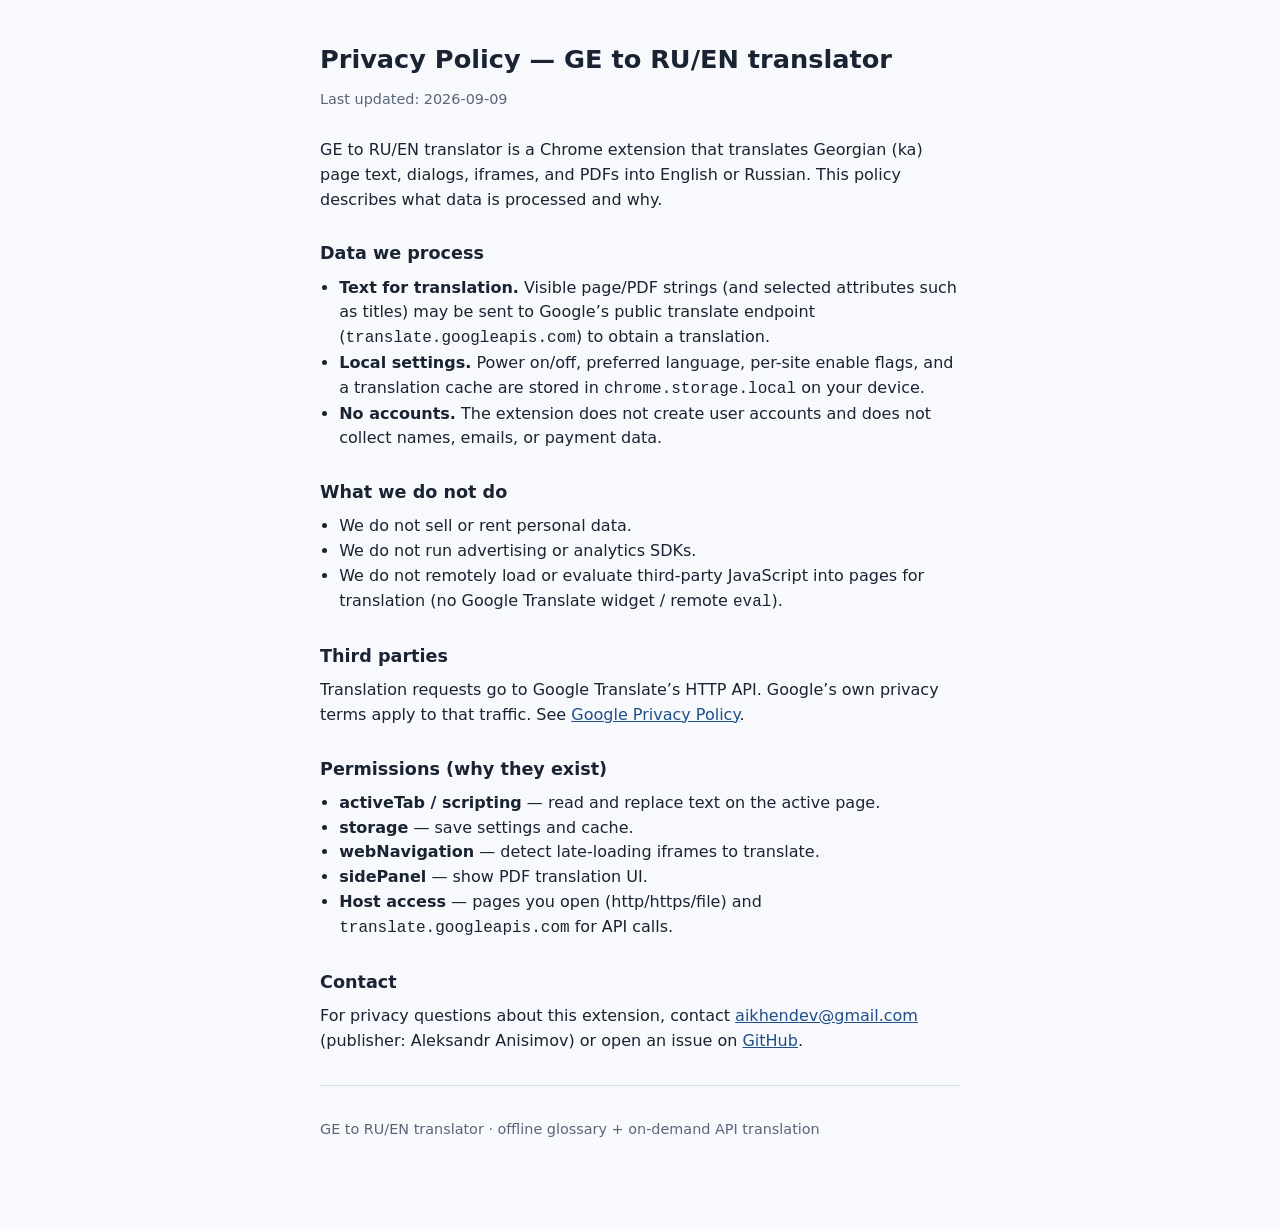
<file: index.html>
<!DOCTYPE html>
<html lang="en">
  <head>
    <meta charset="UTF-8" />
    <meta http-equiv="refresh" content="0; url=privacy.html" />
    <meta name="viewport" content="width=device-width, initial-scale=1" />
    <title>GE to RU/EN translator</title>
    <link rel="canonical" href="privacy.html" />
  </head>
  <body>
    <p>
      <a href="privacy.html">Privacy Policy — GE to RU/EN translator</a>
    </p>
  </body>
</html>
</file>
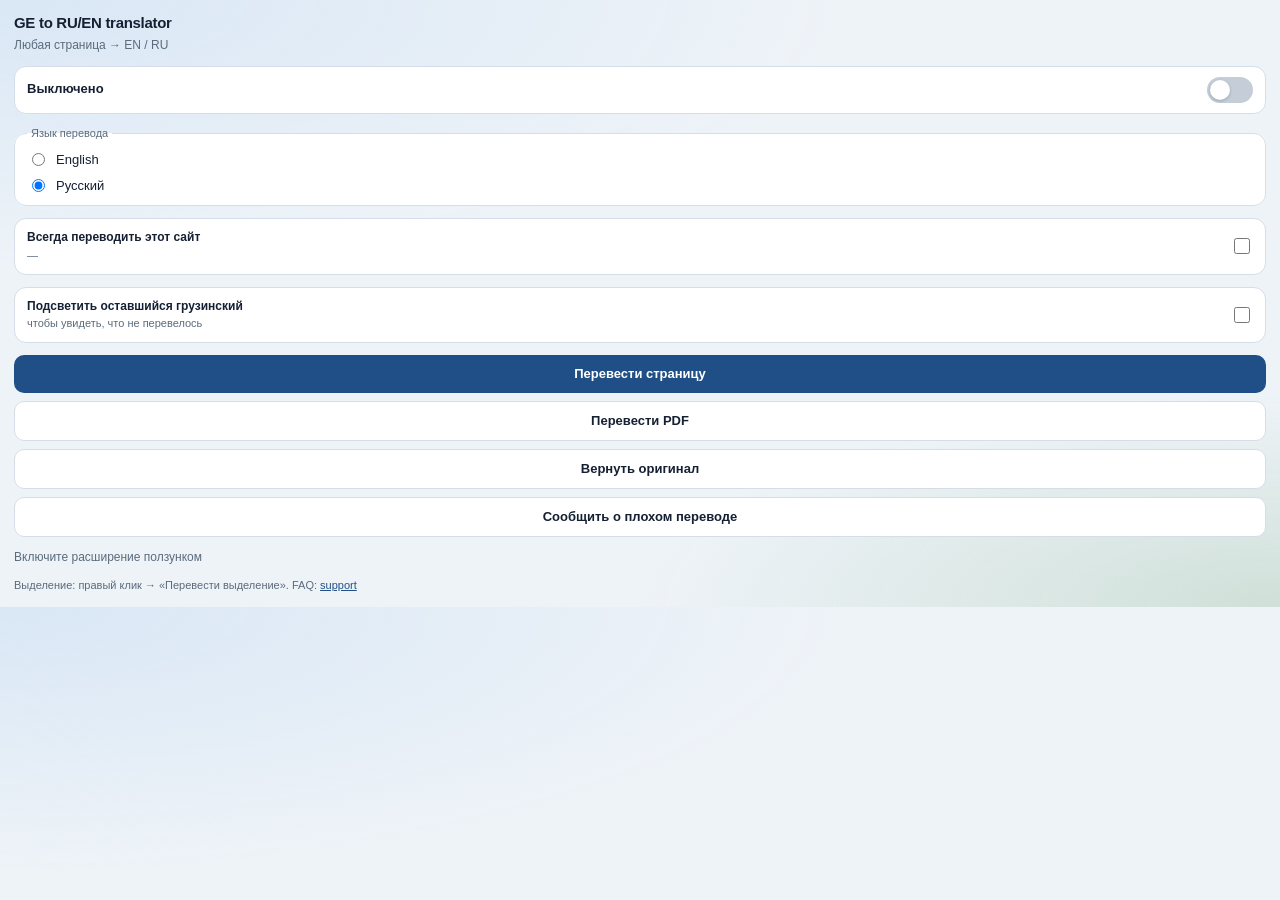
<file: popup.html>
<!DOCTYPE html>
<html lang="ru">
  <head>
    <meta charset="UTF-8" />
    <meta name="viewport" content="width=device-width, initial-scale=1" />
    <title>GE to RU/EN translator</title>
    <link rel="stylesheet" href="popup.css" />
  </head>
  <body>
    <main>
      <header>
        <div class="brand">GE to RU/EN translator</div>
        <p class="sub">Любая страница → EN / RU</p>
      </header>

      <label class="power" for="power">
        <span class="power-text">
          <strong id="power-label">Выключено</strong>
        </span>
        <input id="power" type="checkbox" role="switch" />
        <span class="track" aria-hidden="true"><span class="knob"></span></span>
      </label>

      <fieldset class="lang" id="lang">
        <legend>Язык перевода</legend>
        <label class="lang-option">
          <input type="radio" name="targetLang" value="en" />
          <span>English</span>
        </label>
        <label class="lang-option">
          <input type="radio" name="targetLang" value="ru" checked />
          <span>Русский</span>
        </label>
      </fieldset>

      <label class="site-opt" id="site-wrap" for="always-site">
        <span class="site-text">
          <strong>Всегда переводить этот сайт</strong>
          <small id="site-host">—</small>
        </span>
        <input id="always-site" type="checkbox" />
      </label>

      <label class="site-opt" for="highlight-ge">
        <span class="site-text">
          <strong>Подсветить оставшийся грузинский</strong>
          <small>чтобы увидеть, что не перевелось</small>
        </span>
        <input id="highlight-ge" type="checkbox" />
      </label>

      <section class="actions" id="actions">
        <button id="translate" type="button">Перевести страницу</button>
        <button id="translate-pdf" type="button" class="secondary">Перевести PDF</button>
        <button id="restore" type="button" class="secondary">Вернуть оригинал</button>
        <button id="report" type="button" class="secondary">Сообщить о плохом переводе</button>
      </section>

      <p id="status" class="status" role="status">Включите расширение ползунком</p>
      <p class="hint">
        Выделение: правый клик → «Перевести выделение». FAQ:
        <a
          href="https://t87h8f6cgt-max.github.io/ge-to-ru-en-translator/support.html"
          target="_blank"
          rel="noopener noreferrer"
          >support</a
        >
      </p>
    </main>
    <script src="popup.js"></script>
  </body>
</html>
</file>
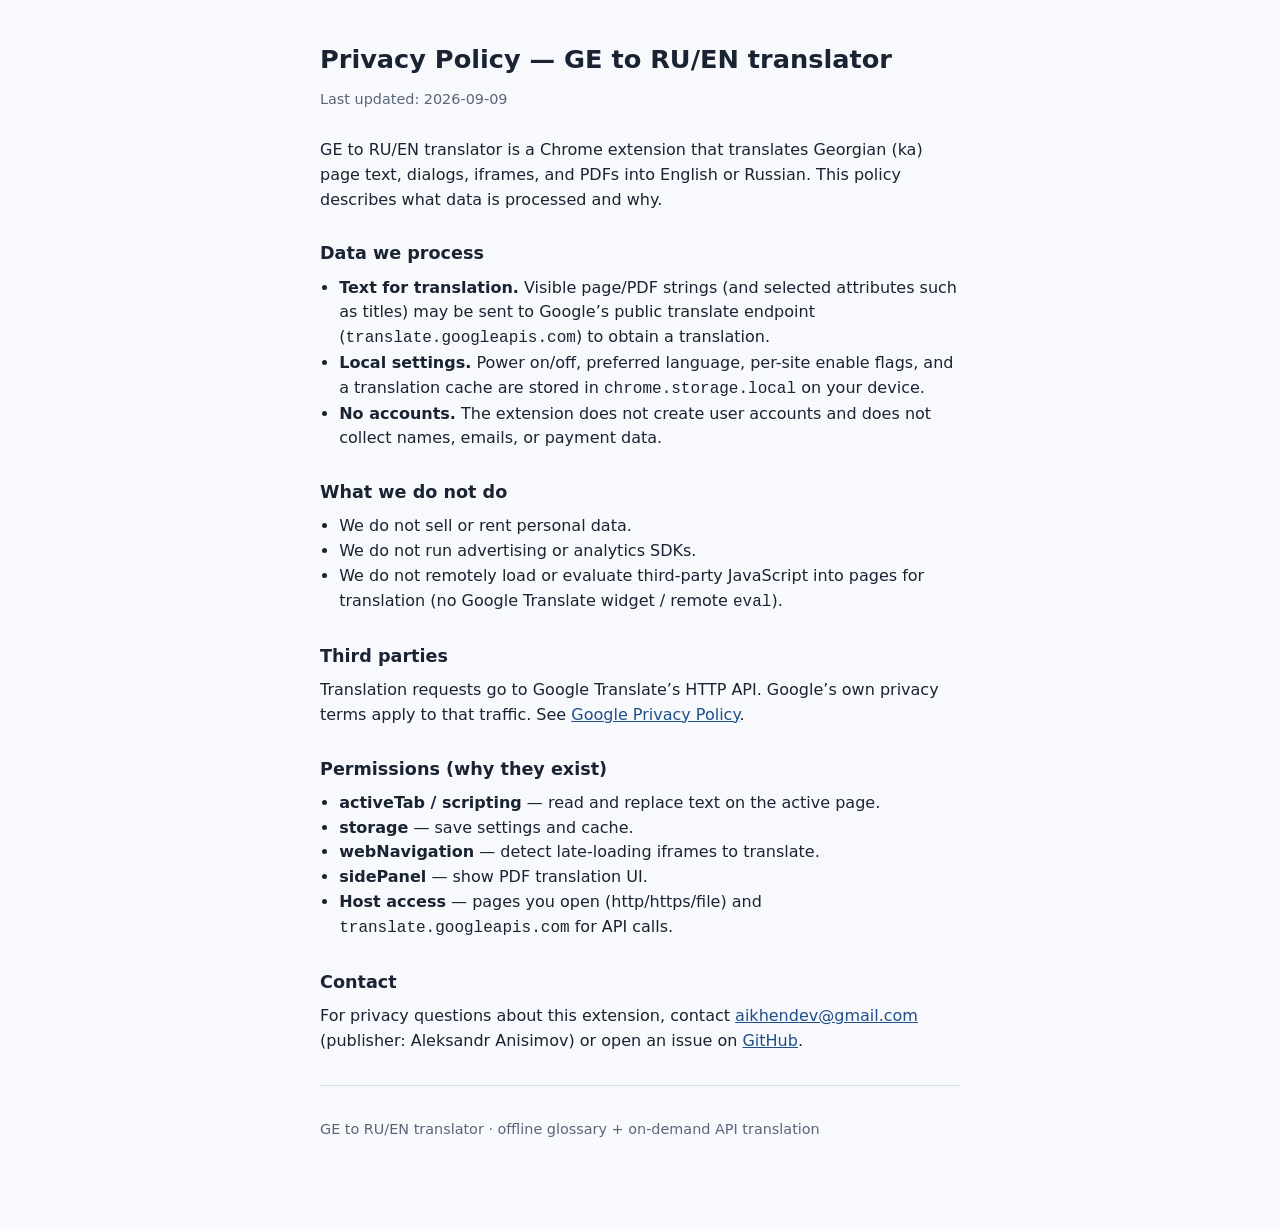
<file: privacy.html>
<!DOCTYPE html>
<html lang="ru">
  <head>
    <meta charset="UTF-8" />
    <meta name="viewport" content="width=device-width, initial-scale=1" />
    <title>GE to RU/EN translator — Privacy Policy</title>
    <style>
      :root {
        color-scheme: light;
        --ink: #1a2332;
        --muted: #5a6578;
        --line: #d8dee8;
        --bg: #f7f9fc;
      }
      body {
        margin: 0;
        font: 16px/1.55 system-ui, -apple-system, Segoe UI, sans-serif;
        color: var(--ink);
        background: var(--bg);
      }
      main {
        max-width: 40rem;
        margin: 0 auto;
        padding: 2.5rem 1.25rem 4rem;
      }
      h1 {
        font-size: 1.6rem;
        margin: 0 0 0.35rem;
      }
      .meta {
        color: var(--muted);
        font-size: 0.9rem;
        margin-bottom: 1.75rem;
      }
      h2 {
        font-size: 1.1rem;
        margin: 1.75rem 0 0.5rem;
      }
      p,
      ul {
        margin: 0.5rem 0;
      }
      ul {
        padding-left: 1.2rem;
      }
      a {
        color: #1f4f8a;
      }
      hr {
        border: 0;
        border-top: 1px solid var(--line);
        margin: 2rem 0;
      }
    </style>
  </head>
  <body>
    <main>
      <h1>Privacy Policy — GE to RU/EN translator</h1>
      <p class="meta">Last updated: 2026-09-09</p>

      <p>
        GE to RU/EN translator is a Chrome extension that translates Georgian (ka) page text,
        dialogs, iframes, and PDFs into English or Russian. This policy describes what
        data is processed and why.
      </p>

      <h2>Data we process</h2>
      <ul>
        <li>
          <strong>Text for translation.</strong> Visible page/PDF strings (and selected
          attributes such as titles) may be sent to Google’s public translate endpoint
          (<code>translate.googleapis.com</code>) to obtain a translation.
        </li>
        <li>
          <strong>Local settings.</strong> Power on/off, preferred language, per-site
          enable flags, and a translation cache are stored in
          <code>chrome.storage.local</code> on your device.
        </li>
        <li>
          <strong>No accounts.</strong> The extension does not create user accounts and
          does not collect names, emails, or payment data.
        </li>
      </ul>

      <h2>What we do not do</h2>
      <ul>
        <li>We do not sell or rent personal data.</li>
        <li>We do not run advertising or analytics SDKs.</li>
        <li>
          We do not remotely load or evaluate third-party JavaScript into pages for
          translation (no Google Translate widget / remote <code>eval</code>).
        </li>
      </ul>

      <h2>Third parties</h2>
      <p>
        Translation requests go to Google Translate’s HTTP API. Google’s own privacy
        terms apply to that traffic. See
        <a href="https://policies.google.com/privacy" rel="noopener noreferrer"
          >Google Privacy Policy</a
        >.
      </p>

      <h2>Permissions (why they exist)</h2>
      <ul>
        <li><strong>activeTab / scripting</strong> — read and replace text on the active page.</li>
        <li><strong>storage</strong> — save settings and cache.</li>
        <li><strong>webNavigation</strong> — detect late-loading iframes to translate.</li>
        <li><strong>sidePanel</strong> — show PDF translation UI.</li>
        <li>
          <strong>Host access</strong> — pages you open (http/https/file) and
          <code>translate.googleapis.com</code> for API calls.
        </li>
      </ul>

      <h2>Contact</h2>
      <p>
        For privacy questions about this extension, contact
        <a href="mailto:aikhendev@gmail.com">aikhendev@gmail.com</a>
        (publisher: Aleksandr Anisimov) or open an issue on
        <a href="https://github.com/t87h8f6cgt-max/ge-to-ru-en-translator/issues"
          >GitHub</a
        >.
      </p>

      <hr />
      <p class="meta">GE to RU/EN translator · offline glossary + on-demand API translation</p>
    </main>
  </body>
</html>
</file>
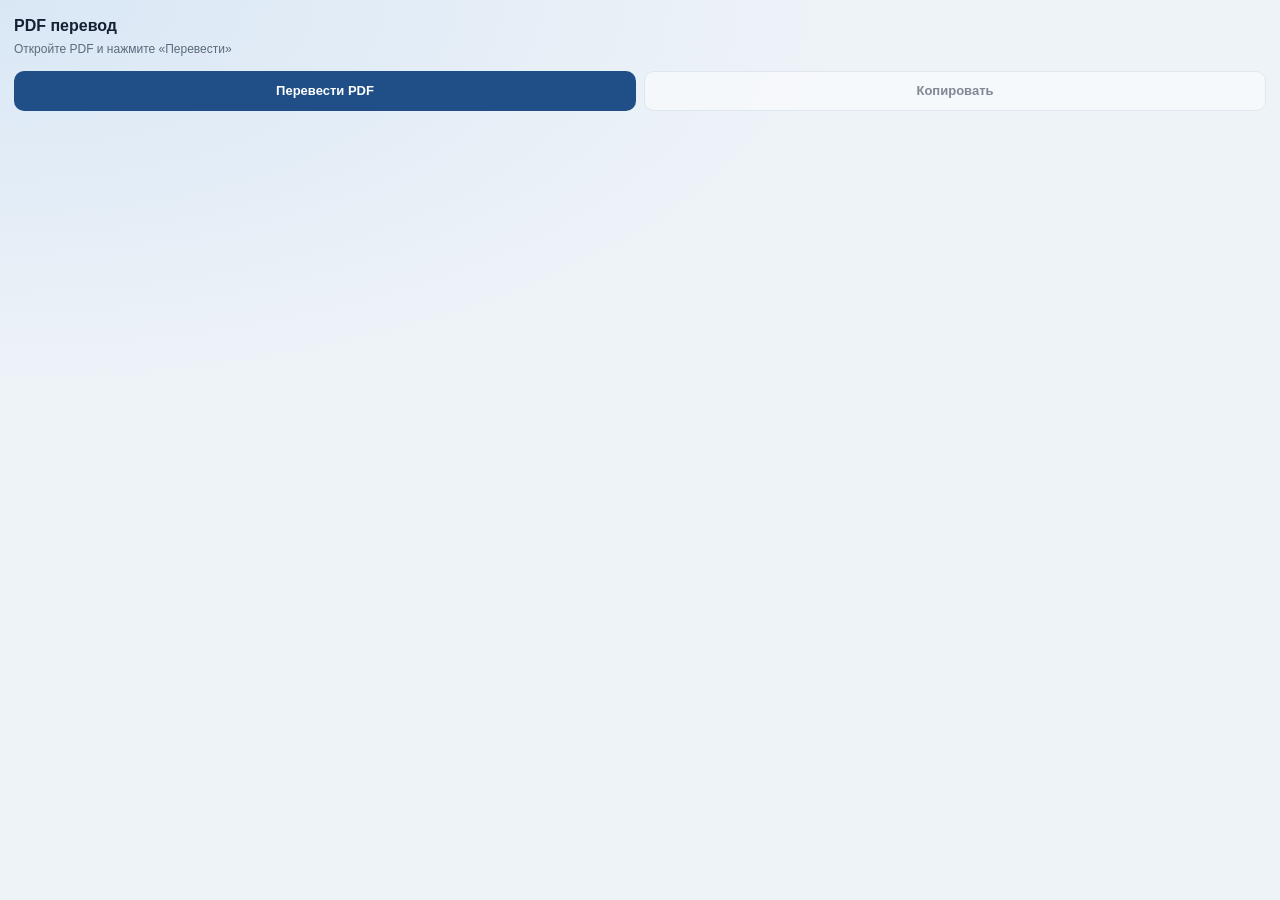
<file: sidepanel.html>
<!DOCTYPE html>
<html lang="ru">
  <head>
    <meta charset="UTF-8" />
    <meta name="viewport" content="width=device-width, initial-scale=1" />
    <title>PDF — GE to RU/EN translator</title>
    <link rel="stylesheet" href="sidepanel.css" />
  </head>
  <body>
    <header>
      <div class="brand">PDF перевод</div>
      <p id="meta" class="meta">Откройте PDF и нажмите «Перевести»</p>
    </header>

    <div class="toolbar">
      <button id="run" type="button">Перевести PDF</button>
      <button id="copy" type="button" class="secondary" disabled>Копировать</button>
    </div>

    <p id="status" class="status" role="status"></p>
    <article id="out" class="out" hidden></article>

    <script type="module" src="sidepanel.js"></script>
  </body>
</html>
</file>
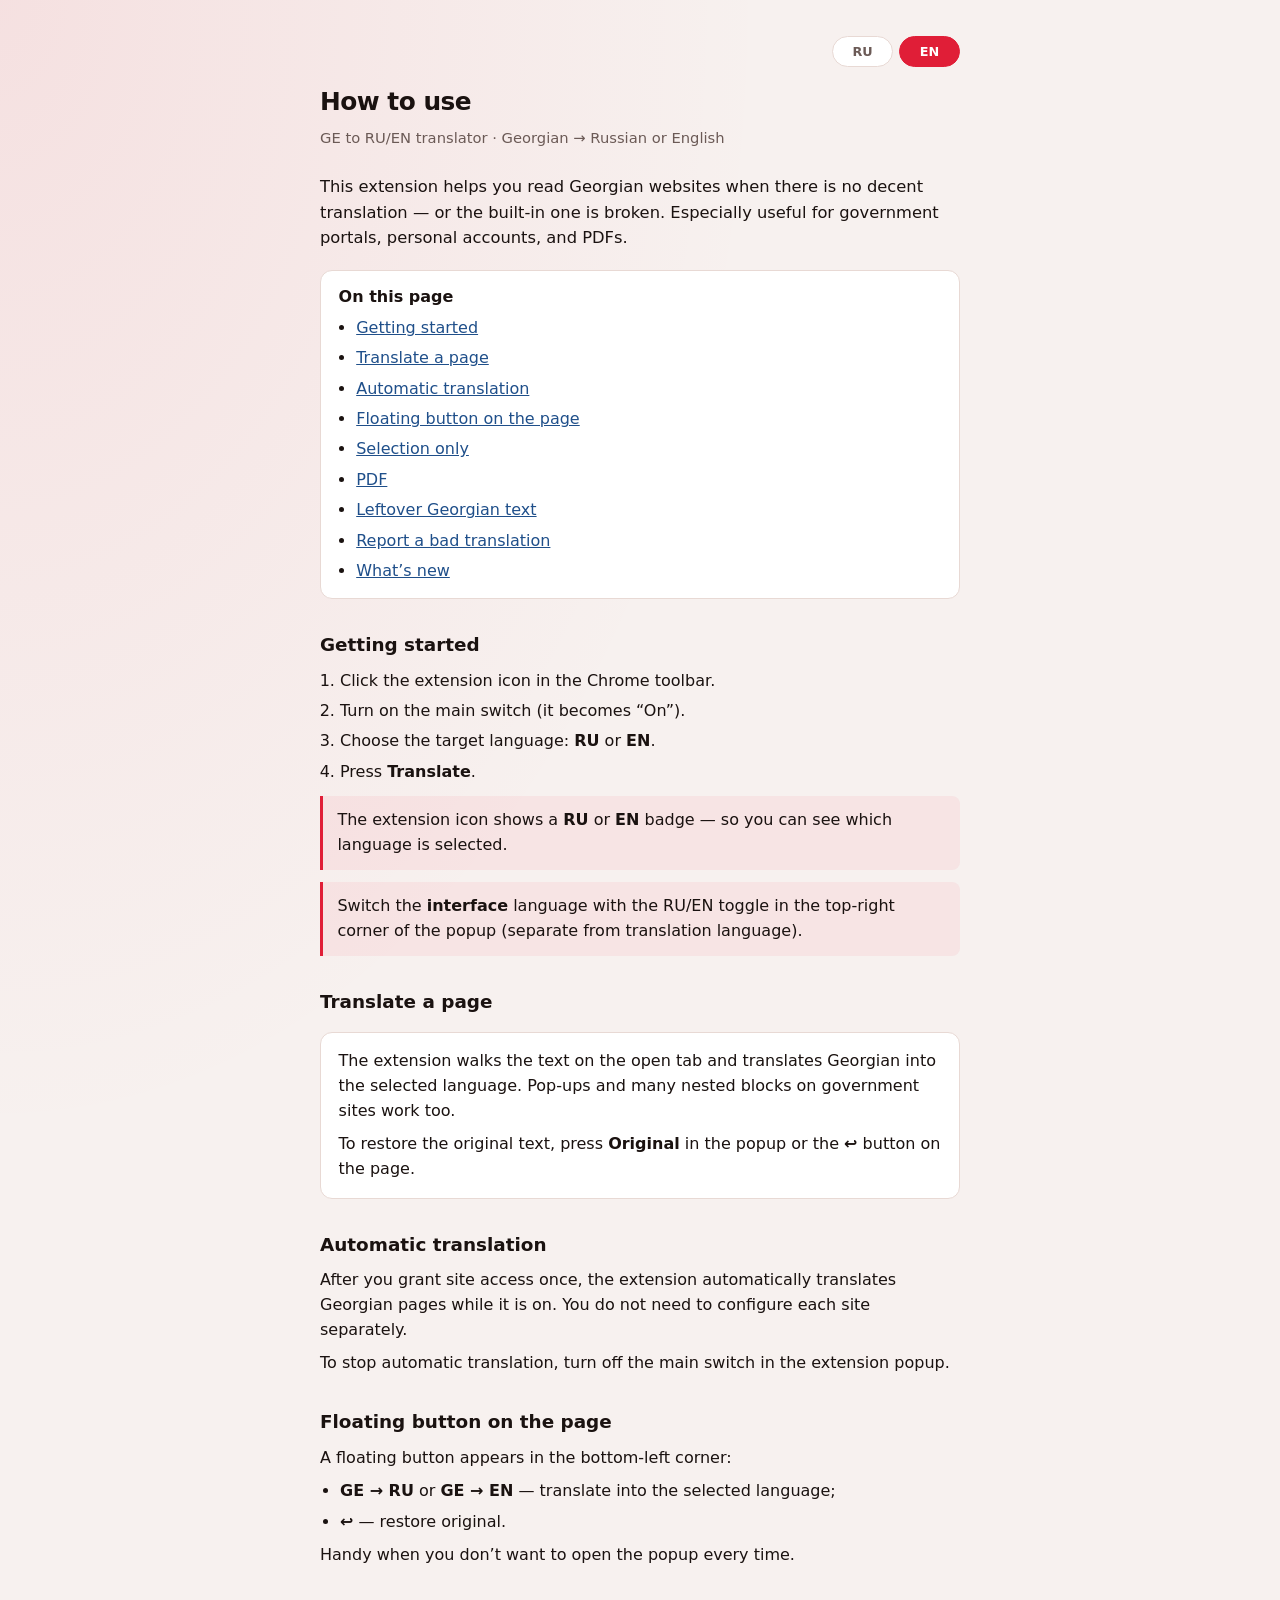
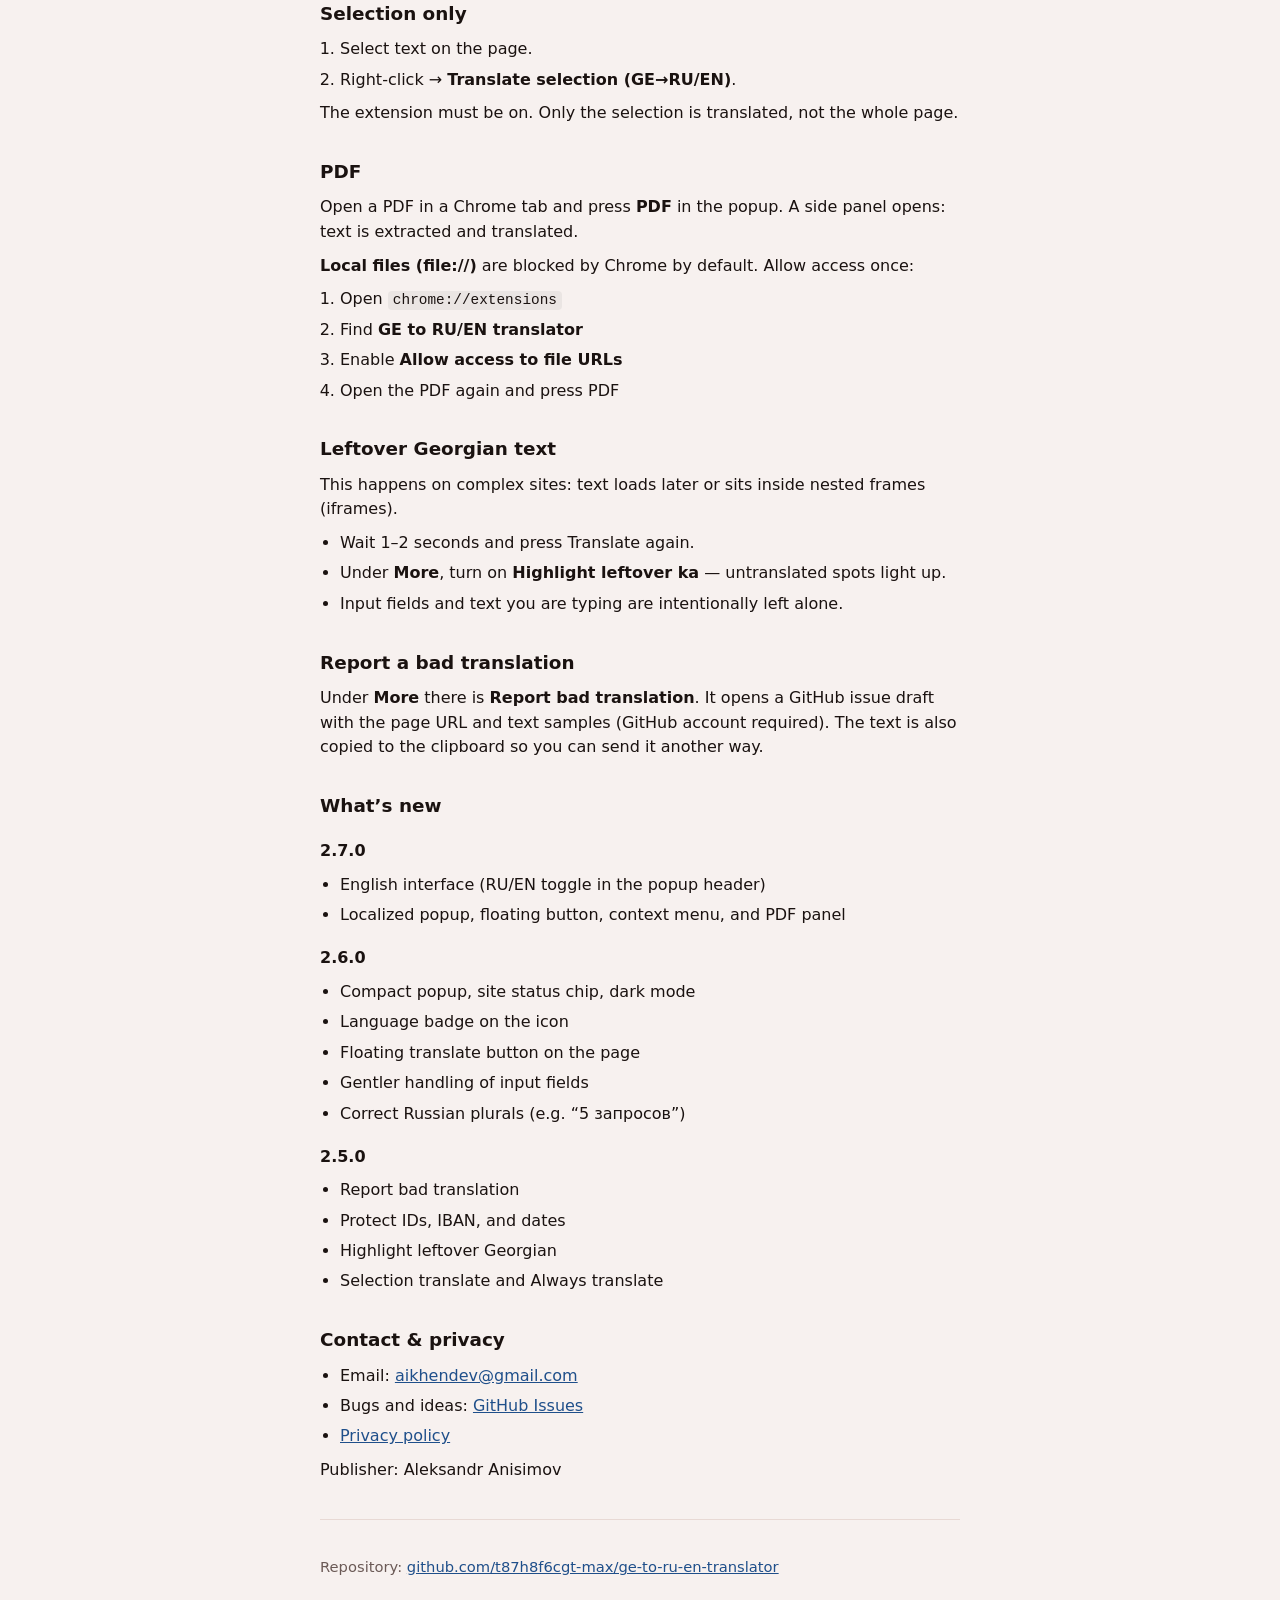
<file: support-en.html>
<!DOCTYPE html>
<html lang="en">
  <head>
    <meta charset="UTF-8" />
    <meta name="viewport" content="width=device-width, initial-scale=1" />
    <title>How to use — GE to RU/EN translator</title>
    <style>
      :root {
        color-scheme: light;
        --ink: #1a1210;
        --muted: #6b5a56;
        --line: #e8d9d4;
        --bg: #f7f1ef;
        --panel: #ffffff;
        --accent: #e01e37;
        --accent-ink: #1f4f8a;
      }
      body {
        margin: 0;
        font: 16px/1.55 system-ui, -apple-system, Segoe UI, sans-serif;
        color: var(--ink);
        background:
          radial-gradient(120% 70% at 0% 0%, rgba(224, 30, 55, 0.08) 0%, transparent 50%),
          var(--bg);
      }
      main {
        max-width: 40rem;
        margin: 0 auto;
        padding: 2.25rem 1.25rem 4rem;
      }
      .lang-switch {
        display: flex;
        justify-content: flex-end;
        gap: 0.35rem;
        margin: 0 0 1rem;
      }
      .lang-switch a {
        display: inline-flex;
        align-items: center;
        justify-content: center;
        min-width: 2.4rem;
        padding: 0.3rem 0.65rem;
        border-radius: 999px;
        border: 1px solid var(--line);
        background: var(--panel);
        color: var(--muted);
        font-size: 0.8rem;
        font-weight: 700;
        text-decoration: none;
      }
      .lang-switch a[aria-current="page"] {
        background: var(--accent);
        border-color: var(--accent);
        color: #fff;
      }
      h1 {
        font-size: 1.55rem;
        margin: 0 0 0.35rem;
        letter-spacing: -0.02em;
      }
      .meta {
        color: var(--muted);
        font-size: 0.92rem;
        margin: 0 0 1.5rem;
      }
      .lead {
        margin: 0 0 1.25rem;
        font-size: 1.02rem;
      }
      h2 {
        font-size: 1.15rem;
        margin: 2rem 0 0.55rem;
      }
      h3 {
        font-size: 1rem;
        margin: 1.15rem 0 0.35rem;
      }
      p,
      ol,
      ul {
        margin: 0.55rem 0;
      }
      ol,
      ul {
        padding-left: 1.25rem;
      }
      li + li {
        margin-top: 0.35rem;
      }
      a {
        color: var(--accent-ink);
      }
      code {
        font-size: 0.9em;
        padding: 0.1em 0.35em;
        border-radius: 4px;
        background: rgba(0, 0, 0, 0.05);
      }
      .card {
        margin: 1rem 0;
        padding: 1rem 1.1rem;
        background: var(--panel);
        border: 1px solid var(--line);
        border-radius: 12px;
      }
      .card p:first-child {
        margin-top: 0;
      }
      .card p:last-child {
        margin-bottom: 0;
      }
      .toc {
        margin: 1rem 0 0;
        padding: 0.9rem 1.1rem;
        background: var(--panel);
        border: 1px solid var(--line);
        border-radius: 12px;
      }
      .toc ul {
        margin: 0.35rem 0 0;
        padding-left: 1.1rem;
      }
      .tip {
        margin: 0.75rem 0;
        padding: 0.75rem 0.9rem;
        border-left: 3px solid var(--accent);
        background: rgba(224, 30, 55, 0.06);
        border-radius: 0 8px 8px 0;
      }
      hr {
        border: 0;
        border-top: 1px solid var(--line);
        margin: 2.25rem 0;
      }
    </style>
  </head>
  <body>
    <main>
      <nav class="lang-switch" aria-label="Language">
        <a href="support.html">RU</a>
        <a href="support-en.html" aria-current="page">EN</a>
      </nav>

      <h1>How to use</h1>
      <p class="meta">GE to RU/EN translator · Georgian → Russian or English</p>

      <p class="lead">
        This extension helps you read Georgian websites when there is no decent translation —
        or the built-in one is broken. Especially useful for government portals, personal
        accounts, and PDFs.
      </p>

      <nav class="toc" aria-label="On this page">
        <strong>On this page</strong>
        <ul>
          <li><a href="#start">Getting started</a></li>
          <li><a href="#page">Translate a page</a></li>
          <li><a href="#always">Automatic translation</a></li>
          <li><a href="#fab">Floating button on the page</a></li>
          <li><a href="#selection">Selection only</a></li>
          <li><a href="#pdf">PDF</a></li>
          <li><a href="#leftover">Leftover Georgian text</a></li>
          <li><a href="#report">Report a bad translation</a></li>
          <li><a href="#whats-new">What’s new</a></li>
        </ul>
      </nav>

      <h2 id="start">Getting started</h2>
      <ol>
        <li>Click the extension icon in the Chrome toolbar.</li>
        <li>Turn on the main switch (it becomes “On”).</li>
        <li>Choose the target language: <strong>RU</strong> or <strong>EN</strong>.</li>
        <li>Press <strong>Translate</strong>.</li>
      </ol>
      <p class="tip">
        The extension icon shows a <strong>RU</strong> or <strong>EN</strong> badge —
        so you can see which language is selected.
      </p>
      <p class="tip">
        Switch the <strong>interface</strong> language with the RU/EN toggle in the top-right
        corner of the popup (separate from translation language).
      </p>

      <h2 id="page">Translate a page</h2>
      <div class="card">
        <p>
          The extension walks the text on the open tab and translates Georgian into the
          selected language. Pop-ups and many nested blocks on government sites work too.
        </p>
        <p>
          To restore the original text, press <strong>Original</strong> in the popup
          or the <strong>↩</strong> button on the page.
        </p>
      </div>

      <h2 id="always">Automatic translation</h2>
      <p>
        After you grant site access once, the extension automatically translates Georgian pages
        while it is on. You do not need to configure each site separately.
      </p>
      <p>
        To stop automatic translation, turn off the main switch in the extension popup.
      </p>

      <h2 id="fab">Floating button on the page</h2>
      <p>A floating button appears in the bottom-left corner:</p>
      <ul>
        <li><strong>GE → RU</strong> or <strong>GE → EN</strong> — translate into the selected language;</li>
        <li><strong>↩</strong> — restore original.</li>
      </ul>
      <p>Handy when you don’t want to open the popup every time.</p>

      <h2 id="selection">Selection only</h2>
      <ol>
        <li>Select text on the page.</li>
        <li>Right-click → <strong>Translate selection (GE→RU/EN)</strong>.</li>
      </ol>
      <p>The extension must be on. Only the selection is translated, not the whole page.</p>

      <h2 id="pdf">PDF</h2>
      <p>
        Open a PDF in a Chrome tab and press <strong>PDF</strong> in the popup.
        A side panel opens: text is extracted and translated.
      </p>
      <p>
        <strong>Local files (file://)</strong> are blocked by Chrome by default.
        Allow access once:
      </p>
      <ol>
        <li>Open <code>chrome://extensions</code></li>
        <li>Find <strong>GE to RU/EN translator</strong></li>
        <li>Enable <strong>Allow access to file URLs</strong></li>
        <li>Open the PDF again and press PDF</li>
      </ol>

      <h2 id="leftover">Leftover Georgian text</h2>
      <p>
        This happens on complex sites: text loads later or sits inside nested frames (iframes).
      </p>
      <ul>
        <li>Wait 1–2 seconds and press Translate again.</li>
        <li>
          Under <strong>More</strong>, turn on
          <strong>Highlight leftover ka</strong> — untranslated spots light up.
        </li>
        <li>Input fields and text you are typing are intentionally left alone.</li>
      </ul>

      <h2 id="report">Report a bad translation</h2>
      <p>
        Under <strong>More</strong> there is
        <strong>Report bad translation</strong>.
        It opens a GitHub issue draft with the page URL and text samples
        (GitHub account required). The text is also copied to the clipboard so you can send it another way.
      </p>

      <h2 id="whats-new">What’s new</h2>
      <h3>2.7.0</h3>
      <ul>
        <li>English interface (RU/EN toggle in the popup header)</li>
        <li>Localized popup, floating button, context menu, and PDF panel</li>
      </ul>
      <h3>2.6.0</h3>
      <ul>
        <li>Compact popup, site status chip, dark mode</li>
        <li>Language badge on the icon</li>
        <li>Floating translate button on the page</li>
        <li>Gentler handling of input fields</li>
        <li>Correct Russian plurals (e.g. “5 запросов”)</li>
      </ul>
      <h3>2.5.0</h3>
      <ul>
        <li>Report bad translation</li>
        <li>Protect IDs, IBAN, and dates</li>
        <li>Highlight leftover Georgian</li>
        <li>Selection translate and Always translate</li>
      </ul>

      <h2>Contact &amp; privacy</h2>
      <ul>
        <li>
          Email:
          <a href="mailto:aikhendev@gmail.com">aikhendev@gmail.com</a>
        </li>
        <li>
          Bugs and ideas:
          <a href="https://github.com/t87h8f6cgt-max/ge-to-ru-en-translator/issues"
            >GitHub Issues</a
          >
        </li>
        <li>
          <a href="privacy.html">Privacy policy</a>
        </li>
      </ul>
      <p>Publisher: Aleksandr Anisimov</p>

      <hr />
      <p class="meta">
        Repository:
        <a href="https://github.com/t87h8f6cgt-max/ge-to-ru-en-translator"
          >github.com/t87h8f6cgt-max/ge-to-ru-en-translator</a
        >
      </p>
    </main>
  </body>
</html>
</file>
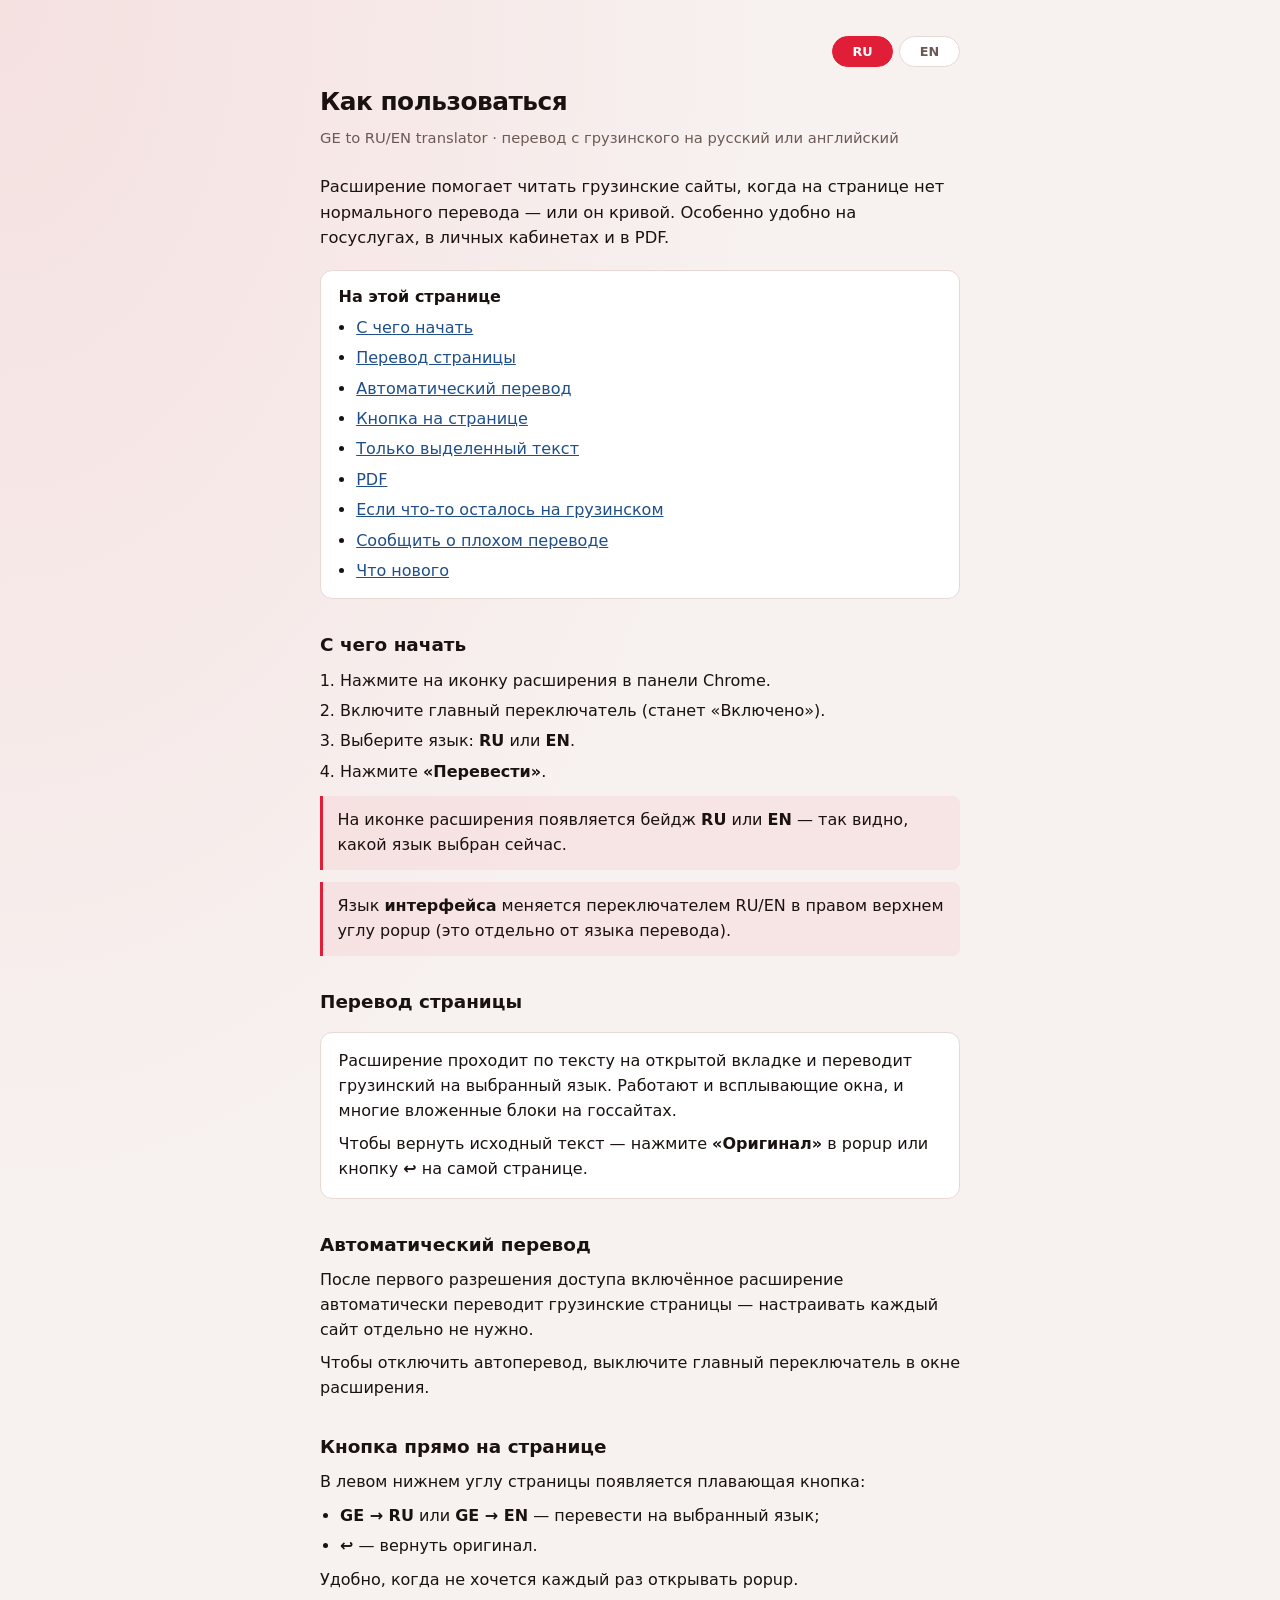
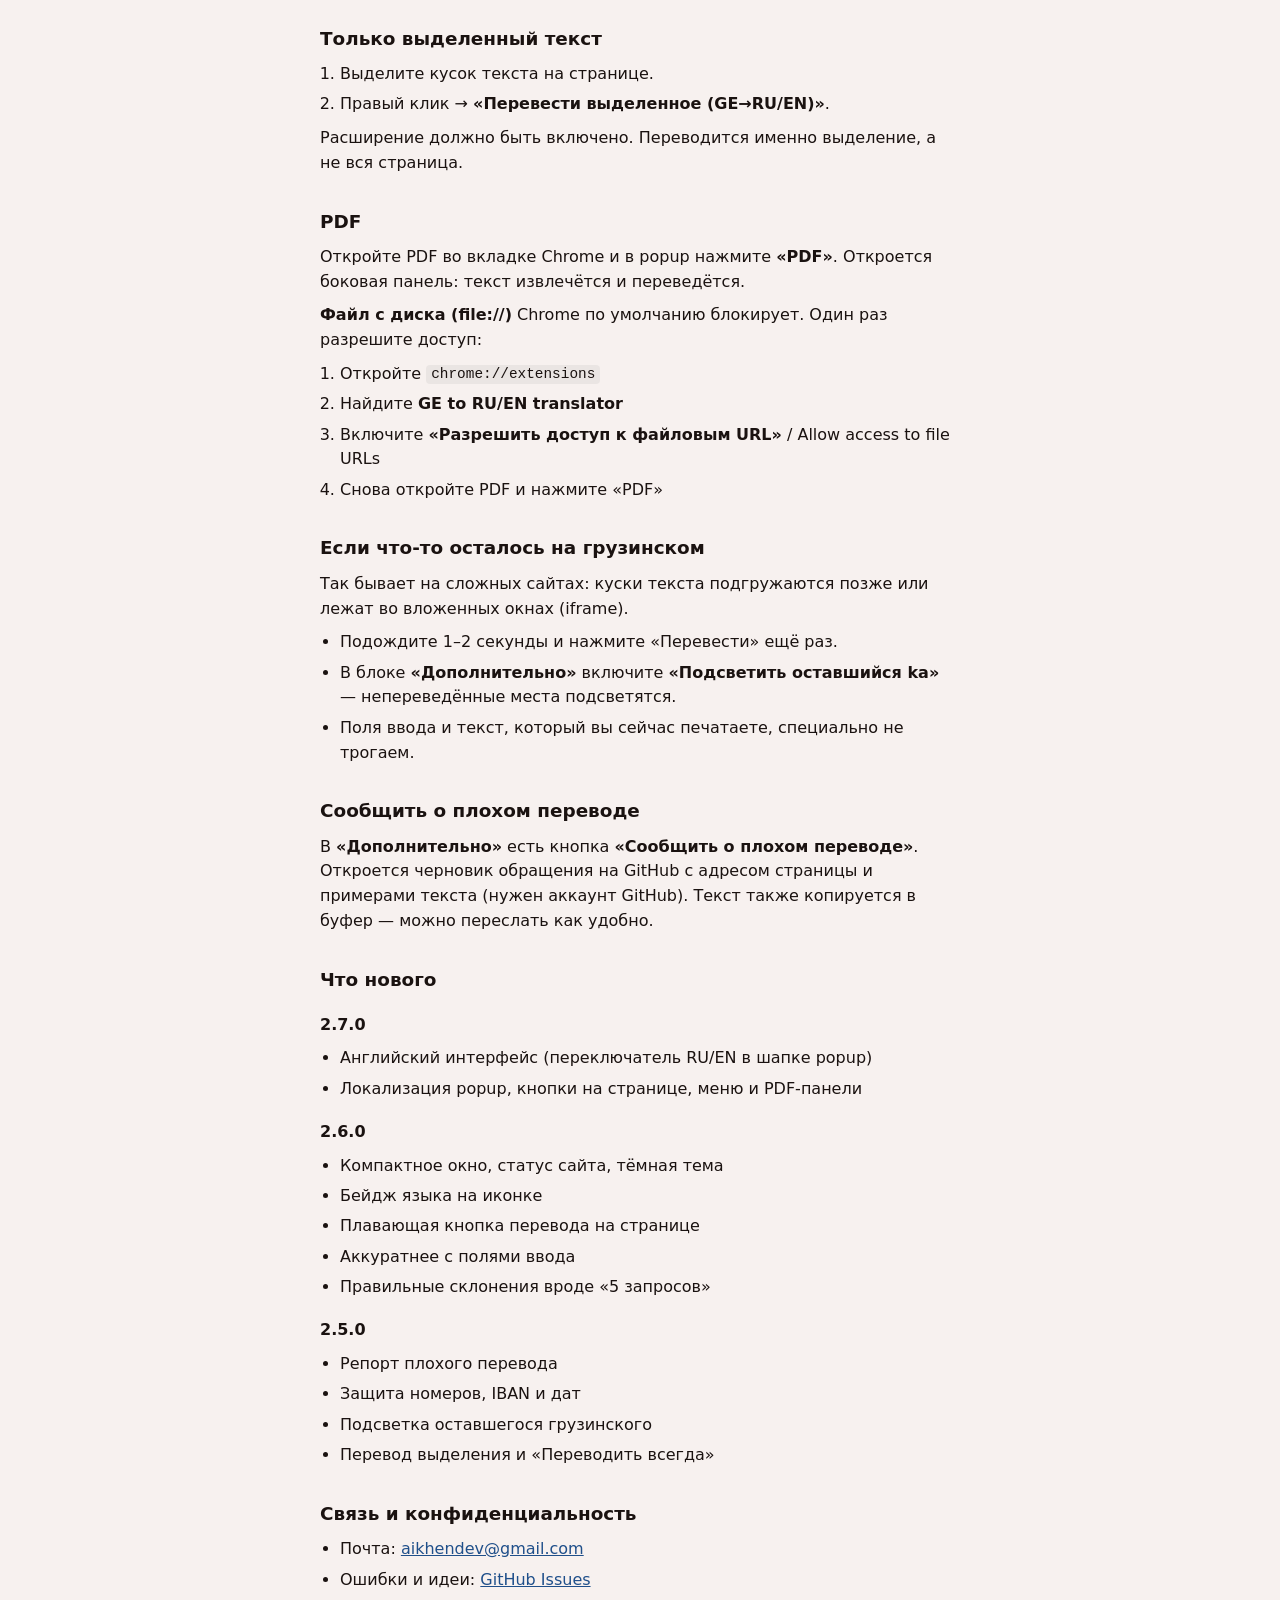
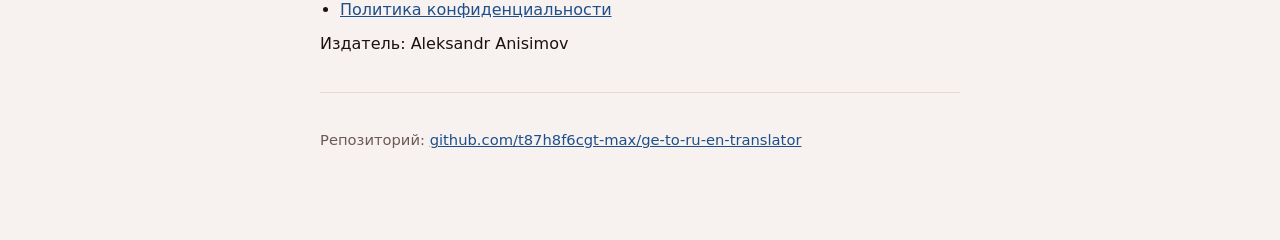
<file: support.html>
<!DOCTYPE html>
<html lang="ru">
  <head>
    <meta charset="UTF-8" />
    <meta name="viewport" content="width=device-width, initial-scale=1" />
    <title>Как пользоваться — GE to RU/EN translator</title>
    <style>
      :root {
        color-scheme: light;
        --ink: #1a1210;
        --muted: #6b5a56;
        --line: #e8d9d4;
        --bg: #f7f1ef;
        --panel: #ffffff;
        --accent: #e01e37;
        --accent-ink: #1f4f8a;
      }
      body {
        margin: 0;
        font: 16px/1.55 system-ui, -apple-system, Segoe UI, sans-serif;
        color: var(--ink);
        background:
          radial-gradient(120% 70% at 0% 0%, rgba(224, 30, 55, 0.08) 0%, transparent 50%),
          var(--bg);
      }
      main {
        max-width: 40rem;
        margin: 0 auto;
        padding: 2.25rem 1.25rem 4rem;
      }
      h1 {
        font-size: 1.55rem;
        margin: 0 0 0.35rem;
        letter-spacing: -0.02em;
      }
      .meta {
        color: var(--muted);
        font-size: 0.92rem;
        margin: 0 0 1.5rem;
      }
      .lead {
        margin: 0 0 1.25rem;
        font-size: 1.02rem;
      }
      h2 {
        font-size: 1.15rem;
        margin: 2rem 0 0.55rem;
      }
      h3 {
        font-size: 1rem;
        margin: 1.15rem 0 0.35rem;
      }
      p,
      ol,
      ul {
        margin: 0.55rem 0;
      }
      ol,
      ul {
        padding-left: 1.25rem;
      }
      li + li {
        margin-top: 0.35rem;
      }
      a {
        color: var(--accent-ink);
      }
      code {
        font-size: 0.9em;
        padding: 0.1em 0.35em;
        border-radius: 4px;
        background: rgba(0, 0, 0, 0.05);
      }
      .card {
        margin: 1rem 0;
        padding: 1rem 1.1rem;
        background: var(--panel);
        border: 1px solid var(--line);
        border-radius: 12px;
      }
      .card p:first-child {
        margin-top: 0;
      }
      .card p:last-child {
        margin-bottom: 0;
      }
      .toc {
        margin: 1rem 0 0;
        padding: 0.9rem 1.1rem;
        background: var(--panel);
        border: 1px solid var(--line);
        border-radius: 12px;
      }
      .toc ul {
        margin: 0.35rem 0 0;
        padding-left: 1.1rem;
      }
      .tip {
        margin: 0.75rem 0;
        padding: 0.75rem 0.9rem;
        border-left: 3px solid var(--accent);
        background: rgba(224, 30, 55, 0.06);
        border-radius: 0 8px 8px 0;
      }
      .lang-switch {
        display: flex;
        justify-content: flex-end;
        gap: 0.35rem;
        margin: 0 0 1rem;
      }
      .lang-switch a {
        display: inline-flex;
        align-items: center;
        justify-content: center;
        min-width: 2.4rem;
        padding: 0.3rem 0.65rem;
        border-radius: 999px;
        border: 1px solid var(--line);
        background: var(--panel);
        color: var(--muted);
        font-size: 0.8rem;
        font-weight: 700;
        text-decoration: none;
      }
      .lang-switch a[aria-current="page"] {
        background: var(--accent);
        border-color: var(--accent);
        color: #fff;
      }
      hr {
        border: 0;
        border-top: 1px solid var(--line);
        margin: 2.25rem 0;
      }
    </style>
  </head>
  <body>
    <main>
      <nav class="lang-switch" aria-label="Язык">
        <a href="support.html" aria-current="page">RU</a>
        <a href="support-en.html">EN</a>
      </nav>

      <h1>Как пользоваться</h1>
      <p class="meta">GE to RU/EN translator · перевод с грузинского на русский или английский</p>

      <p class="lead">
        Расширение помогает читать грузинские сайты, когда на странице нет нормального перевода —
        или он кривой. Особенно удобно на госуслугах, в личных кабинетах и в PDF.
      </p>

      <nav class="toc" aria-label="Содержание">
        <strong>На этой странице</strong>
        <ul>
          <li><a href="#start">С чего начать</a></li>
          <li><a href="#page">Перевод страницы</a></li>
          <li><a href="#always">Автоматический перевод</a></li>
          <li><a href="#fab">Кнопка на странице</a></li>
          <li><a href="#selection">Только выделенный текст</a></li>
          <li><a href="#pdf">PDF</a></li>
          <li><a href="#leftover">Если что-то осталось на грузинском</a></li>
          <li><a href="#report">Сообщить о плохом переводе</a></li>
          <li><a href="#whats-new">Что нового</a></li>
        </ul>
      </nav>

      <h2 id="start">С чего начать</h2>
      <ol>
        <li>Нажмите на иконку расширения в панели Chrome.</li>
        <li>Включите главный переключатель (станет «Включено»).</li>
        <li>Выберите язык: <strong>RU</strong> или <strong>EN</strong>.</li>
        <li>Нажмите <strong>«Перевести»</strong>.</li>
      </ol>
      <p class="tip">
        На иконке расширения появляется бейдж <strong>RU</strong> или <strong>EN</strong> —
        так видно, какой язык выбран сейчас.
      </p>
      <p class="tip">
        Язык <strong>интерфейса</strong> меняется переключателем RU/EN в правом верхнем углу
        popup (это отдельно от языка перевода).
      </p>

      <h2 id="page">Перевод страницы</h2>
      <div class="card">
        <p>
          Расширение проходит по тексту на открытой вкладке и переводит грузинский на выбранный язык.
          Работают и всплывающие окна, и многие вложенные блоки на госсайтах.
        </p>
        <p>
          Чтобы вернуть исходный текст — нажмите <strong>«Оригинал»</strong> в popup
          или кнопку <strong>↩</strong> на самой странице.
        </p>
      </div>

      <h2 id="always">Автоматический перевод</h2>
      <p>
        После первого разрешения доступа включённое расширение автоматически переводит
        грузинские страницы — настраивать каждый сайт отдельно не нужно.
      </p>
      <p>
        Чтобы отключить автоперевод, выключите главный переключатель в окне расширения.
      </p>

      <h2 id="fab">Кнопка прямо на странице</h2>
      <p>
        В левом нижнем углу страницы появляется плавающая кнопка:
      </p>
      <ul>
        <li><strong>GE → RU</strong> или <strong>GE → EN</strong> — перевести на выбранный язык;</li>
        <li><strong>↩</strong> — вернуть оригинал.</li>
      </ul>
      <p>Удобно, когда не хочется каждый раз открывать popup.</p>

      <h2 id="selection">Только выделенный текст</h2>
      <ol>
        <li>Выделите кусок текста на странице.</li>
        <li>Правый клик → <strong>«Перевести выделенное (GE→RU/EN)»</strong>.</li>
      </ol>
      <p>Расширение должно быть включено. Переводится именно выделение, а не вся страница.</p>

      <h2 id="pdf">PDF</h2>
      <p>
        Откройте PDF во вкладке Chrome и в popup нажмите <strong>«PDF»</strong>.
        Откроется боковая панель: текст извлечётся и переведётся.
      </p>
      <p>
        <strong>Файл с диска (file://)</strong> Chrome по умолчанию блокирует.
        Один раз разрешите доступ:
      </p>
      <ol>
        <li>Откройте <code>chrome://extensions</code></li>
        <li>Найдите <strong>GE to RU/EN translator</strong></li>
        <li>Включите <strong>«Разрешить доступ к файловым URL»</strong> / Allow access to file URLs</li>
        <li>Снова откройте PDF и нажмите «PDF»</li>
      </ol>

      <h2 id="leftover">Если что-то осталось на грузинском</h2>
      <p>Так бывает на сложных сайтах: куски текста подгружаются позже или лежат во вложенных окнах (iframe).</p>
      <ul>
        <li>Подождите 1–2 секунды и нажмите «Перевести» ещё раз.</li>
        <li>
          В блоке <strong>«Дополнительно»</strong> включите
          <strong>«Подсветить оставшийся ka»</strong> — непереведённые места подсветятся.
        </li>
        <li>Поля ввода и текст, который вы сейчас печатаете, специально не трогаем.</li>
      </ul>

      <h2 id="report">Сообщить о плохом переводе</h2>
      <p>
        В <strong>«Дополнительно»</strong> есть кнопка
        <strong>«Сообщить о плохом переводе»</strong>.
        Откроется черновик обращения на GitHub с адресом страницы и примерами текста
        (нужен аккаунт GitHub). Текст также копируется в буфер — можно переслать как удобно.
      </p>

      <h2 id="whats-new">Что нового</h2>
      <h3>2.7.0</h3>
      <ul>
        <li>Английский интерфейс (переключатель RU/EN в шапке popup)</li>
        <li>Локализация popup, кнопки на странице, меню и PDF-панели</li>
      </ul>
      <h3>2.6.0</h3>
      <ul>
        <li>Компактное окно, статус сайта, тёмная тема</li>
        <li>Бейдж языка на иконке</li>
        <li>Плавающая кнопка перевода на странице</li>
        <li>Аккуратнее с полями ввода</li>
        <li>Правильные склонения вроде «5 запросов»</li>
      </ul>
      <h3>2.5.0</h3>
      <ul>
        <li>Репорт плохого перевода</li>
        <li>Защита номеров, IBAN и дат</li>
        <li>Подсветка оставшегося грузинского</li>
        <li>Перевод выделения и «Переводить всегда»</li>
      </ul>

      <h2>Связь и конфиденциальность</h2>
      <ul>
        <li>
          Почта:
          <a href="mailto:aikhendev@gmail.com">aikhendev@gmail.com</a>
        </li>
        <li>
          Ошибки и идеи:
          <a href="https://github.com/t87h8f6cgt-max/ge-to-ru-en-translator/issues"
            >GitHub Issues</a
          >
        </li>
        <li>
          <a href="privacy.html">Политика конфиденциальности</a>
        </li>
      </ul>
      <p>Издатель: Aleksandr Anisimov</p>

      <hr />
      <p class="meta">
        Репозиторий:
        <a href="https://github.com/t87h8f6cgt-max/ge-to-ru-en-translator"
          >github.com/t87h8f6cgt-max/ge-to-ru-en-translator</a
        >
      </p>
    </main>
  </body>
</html>
</file>
<file: popup.css>
:root {
  color-scheme: light;
  --bg: #eef3f8;
  --panel: #ffffff;
  --ink: #152033;
  --muted: #5b6b7c;
  --accent: #1f4f86;
  --accent-2: #163a63;
  --line: #d5dee8;
  --on: #2a7a52;
}

* {
  box-sizing: border-box;
}

body {
  margin: 0;
  min-width: 280px;
  font: 13px/1.4 "Trebuchet MS", "Segoe UI", sans-serif;
  color: var(--ink);
  background:
    radial-gradient(120% 80% at 0% 0%, #d9e7f5 0%, transparent 55%),
    radial-gradient(100% 70% at 100% 100%, #cfe0d8 0%, transparent 50%),
    var(--bg);
}

main {
  padding: 14px;
  display: grid;
  gap: 12px;
}

.brand {
  font-size: 15px;
  font-weight: 700;
  letter-spacing: -0.02em;
  line-height: 1.25;
}

.sub {
  margin: 4px 0 0;
  color: var(--muted);
  font-size: 12px;
}

.power {
  display: grid;
  grid-template-columns: 1fr auto;
  align-items: center;
  gap: 10px 12px;
  padding: 10px 12px;
  border: 1px solid var(--line);
  border-radius: 12px;
  background: var(--panel);
  cursor: pointer;
  user-select: none;
}

.power-text {
  display: grid;
  gap: 2px;
}

.power-text strong {
  font-size: 13px;
}

.power input {
  position: absolute;
  opacity: 0;
  width: 1px;
  height: 1px;
  pointer-events: none;
}

.track {
  width: 46px;
  height: 26px;
  border-radius: 999px;
  background: #c5ced8;
  position: relative;
  transition: background 0.18s ease;
}

.knob {
  position: absolute;
  top: 3px;
  left: 3px;
  width: 20px;
  height: 20px;
  border-radius: 50%;
  background: #fff;
  box-shadow: 0 1px 3px rgba(15, 23, 42, 0.25);
  transition: transform 0.18s ease;
}

.power input:checked + .track {
  background: var(--on);
}

.power input:checked + .track .knob {
  transform: translateX(20px);
}

.power input:focus-visible + .track {
  outline: 2px solid var(--accent);
  outline-offset: 2px;
}

.actions {
  display: grid;
  gap: 8px;
}

.lang {
  margin: 0;
  padding: 10px 12px;
  border: 1px solid var(--line);
  border-radius: 12px;
  background: var(--panel);
  display: grid;
  gap: 8px;
}

.lang legend {
  padding: 0 4px;
  font-size: 11px;
  color: var(--muted);
}

.lang.is-disabled {
  opacity: 0.45;
  pointer-events: none;
}

.lang-option {
  display: flex;
  align-items: flex-start;
  gap: 8px;
  cursor: pointer;
  font-size: 13px;
}

.lang-option small {
  display: block;
  color: var(--muted);
  font-size: 11px;
  font-weight: 400;
}

.lang-option input {
  margin-top: 2px;
}

.site-opt {
  display: grid;
  grid-template-columns: 1fr auto;
  align-items: center;
  gap: 10px;
  padding: 10px 12px;
  border: 1px solid var(--line);
  border-radius: 12px;
  background: var(--panel);
  cursor: pointer;
  user-select: none;
}

.site-opt.is-disabled {
  opacity: 0.45;
  pointer-events: none;
}

.site-text {
  display: grid;
  gap: 2px;
}

.site-text strong {
  font-size: 12px;
}

.site-text small {
  color: var(--muted);
  font-size: 11px;
  word-break: break-all;
}

.site-opt input {
  width: 16px;
  height: 16px;
  accent-color: var(--on);
}

.actions.is-disabled {
  opacity: 0.45;
  pointer-events: none;
}

.hint {
  margin: 0;
  color: var(--muted);
  font-size: 11px;
  line-height: 1.35;
}

.hint a {
  color: var(--accent);
}

button {
  appearance: none;
  border: 0;
  border-radius: 10px;
  padding: 10px 12px;
  font: inherit;
  font-weight: 600;
  cursor: pointer;
  background: var(--accent);
  color: #fff;
}

button:hover {
  background: var(--accent-2);
}

button:disabled {
  opacity: 0.55;
  cursor: default;
}

button.secondary {
  background: var(--panel);
  color: var(--ink);
  border: 1px solid var(--line);
}

button.secondary:hover {
  background: #f7fafc;
}

.status {
  margin: 0;
  min-height: 1.4em;
  color: var(--muted);
  font-size: 12px;
}

.status[data-state="ok"] {
  color: #1f5b3d;
}

.status[data-state="err"] {
  color: #8a3030;
}
</file>
<file: sidepanel.css>
:root {
  color-scheme: light;
  --bg: #eef3f8;
  --panel: #ffffff;
  --ink: #152033;
  --muted: #5b6b7c;
  --accent: #1f4f86;
  --line: #d5dee8;
  --ok: #1f5b3d;
  --err: #7a2e2e;
}

* {
  box-sizing: border-box;
}

body {
  margin: 0;
  padding: 14px;
  font: 13px/1.45 "Trebuchet MS", "Segoe UI", sans-serif;
  color: var(--ink);
  background:
    radial-gradient(120% 80% at 0% 0%, #d9e7f5 0%, transparent 55%),
    var(--bg);
  min-height: 100vh;
}

.brand {
  font-size: 16px;
  font-weight: 700;
}

.meta {
  margin: 4px 0 0;
  color: var(--muted);
  font-size: 12px;
  word-break: break-all;
}

.toolbar {
  display: grid;
  grid-template-columns: 1fr 1fr;
  gap: 8px;
  margin: 12px 0;
}

button {
  border: 0;
  border-radius: 10px;
  padding: 10px 12px;
  background: var(--accent);
  color: #fff;
  font: inherit;
  font-weight: 600;
  cursor: pointer;
}

button.secondary {
  background: #fff;
  color: var(--ink);
  border: 1px solid var(--line);
}

button:disabled {
  opacity: 0.5;
  cursor: not-allowed;
}

.status {
  min-height: 1.2em;
  margin: 0 0 10px;
  color: var(--muted);
  font-size: 12px;
}

.status[data-state="ok"] {
  color: var(--ok);
}

.status[data-state="err"] {
  color: var(--err);
}

.out {
  background: var(--panel);
  border: 1px solid var(--line);
  border-radius: 12px;
  padding: 12px 14px;
  white-space: pre-wrap;
  word-break: break-word;
  line-height: 1.5;
  max-height: calc(100vh - 160px);
  overflow: auto;
}

.out .page {
  margin: 0 0 1.1em;
}

.out .page-label {
  display: block;
  margin-bottom: 0.35em;
  color: var(--muted);
  font-size: 11px;
  font-weight: 700;
  letter-spacing: 0.04em;
  text-transform: uppercase;
}
</file>
